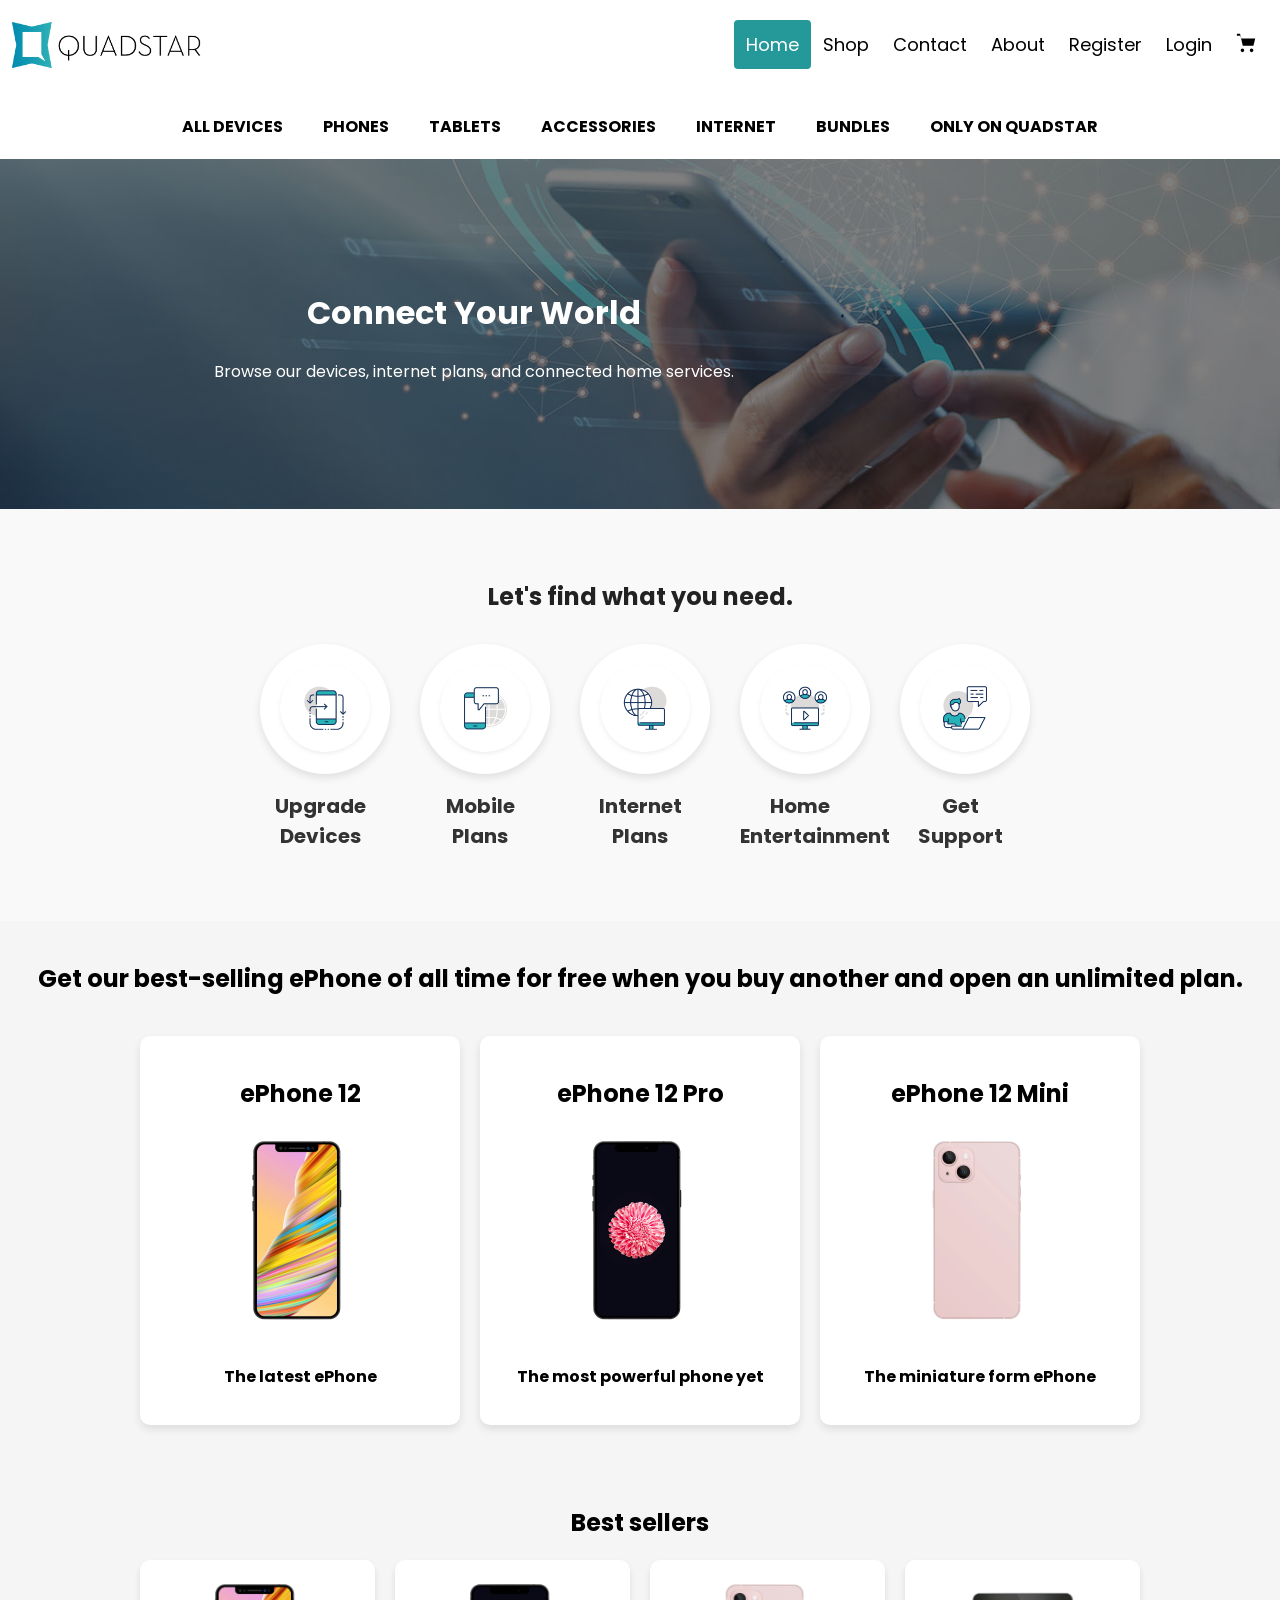
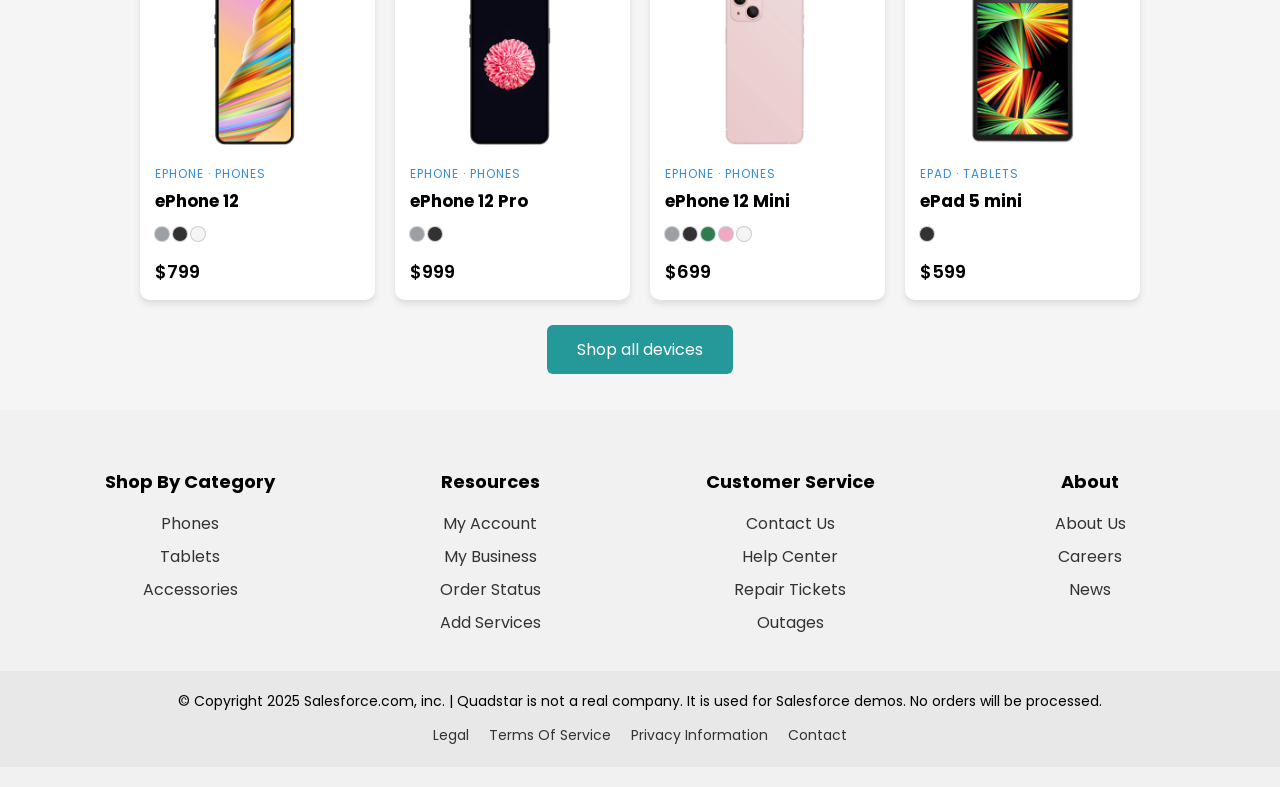
<file: index.html>
<!DOCTYPE html>
<html lang="en">
<head>
    <meta charset="UTF-8">
    <meta name="viewport" content="width=device-width, initial-scale=1.0">
    <link rel="stylesheet" href="styles/style.css">
    <title>Marketing Cloud Personalization Tracking Demo</title>
    <script src="https://cdn.c360a.salesforce.com/beacon/c360a/f6964fda-718f-4f19-b0e2-63e28823802c/scripts/c360a.min.js" type="text/javascript"></script>
    <link href="https://fonts.googleapis.com/css2?family=Poppins:wght@300;400;600;700&display=swap" rel="stylesheet">
    <link rel="icon" type="image/png" href="images/favicon.png">
</head>
<body data-page="home">

    <header id="site-header"></header>

    <div class="hero-image">
        <div class="hero-text">
            <h1>Connect Your World</h1>
            <p>Browse our devices, internet plans, and connected home services.</p>
        </div>
    </div>
    <section class="services-banner">
    <h2>Let's find what you need.</h2>
    <div class="services-container">
        <div class="service-item">
            <img src="images/Icon_Circle_phone_x2.png" alt="Upgrade Devices">
            <p>Upgrade Devices</p>
        </div>
        <div class="service-item">
            <img src="images/Icon_Circle_mobilePlans_x2.png" alt="Mobile Plans">
            <p>Mobile Plans</p>
        </div>
        <div class="service-item">
            <img src="images/Icon_Circle_internetPlans_x2.png" alt="Internet Plans">
            <p>Internet Plans</p>
        </div>
        <div class="service-item">
            <img src="images/Icon_Circle_homeEntertainment_x2.png" alt="Home Entertainment">
            <p>Home Entertainment</p>
        </div>
        <div class="service-item">
            <img src="images/Icon_Circle_support_x2.png" alt="Get Support">
            <p>Get Support</p>
        </div>
    </div>
</section>
    <div class="spacer"></div>
    <h2>Get our best-selling ePhone of all time for free when you buy another and open an unlimited plan.</h2>
    
    <main>
        <section class="tiles-container">
            <div class="tile">
                <a href="product.html?id=1">
                    <h2>ePhone 12</h2>
                    <img src="images/ePhone12-blackf.png" alt="ePhone 12">
                    <p>The latest ePhone</p>
                </a>
            </div>

            <div class="tile">
                <a href="product.html?id=3">
                    <h2>ePhone 12 Pro</h2>
                    <img src="images/ePhone12-Pro-blackf.png" alt="ePhone 12 Pro">
                    <p>The most powerful phone yet</p>
                </a>
            </div>

            <div class="tile">
                <a href="product.html?id=2">
                    <h2>ePhone 12 Mini</h2>
                    <img src="images/ePhone12-Mini-pink.png" alt="ePhone 12 Mini">
                    <p>The miniature form ePhone</p>
                </a>
            </div>
        </section>
    </main>

    <section class="related-products featured">
        <h2>Best sellers</h2>
        <div class="product-grid related-grid" id="featured"></div>
        <p class="see-all"><a class="cart-btn" href="devices.html">Shop all devices</a></p>
    </section>
    <div class="spacer"></div>
    <footer id="site-footer"></footer>
    <script src="data/products.js"></script>
    <script src="scripts/layout.js"></script>
    <script src="scripts/cart.js"></script>
    <script src="scripts/shop.js"></script>
</body>
</html>
</file>
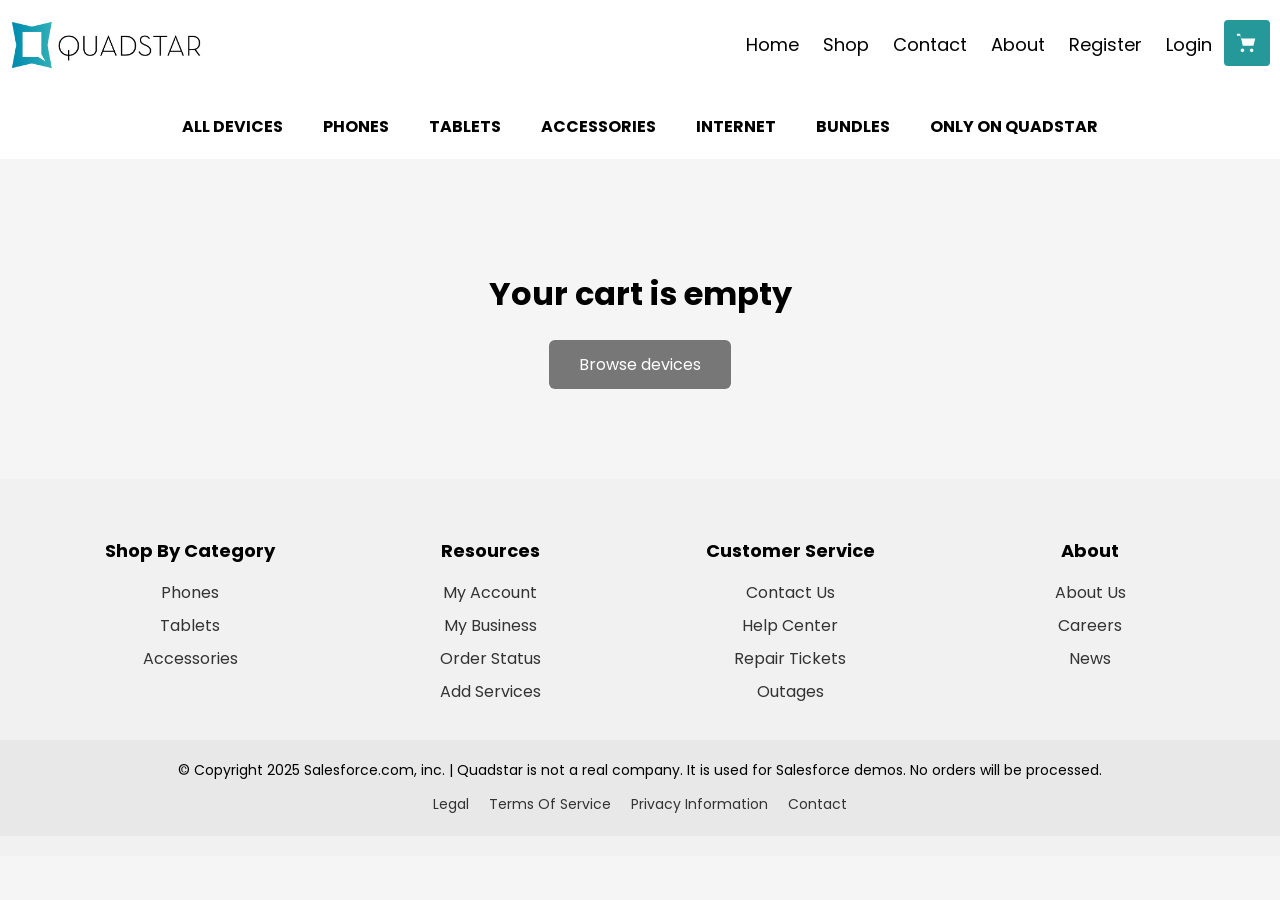
<file: cart.html>
<!DOCTYPE html>
<html lang="en">
<head>
    <meta charset="UTF-8">
    <meta name="viewport" content="width=device-width, initial-scale=1.0">
    <link rel="stylesheet" href="styles/style.css">
    <script src="https://cdn.c360a.salesforce.com/beacon/c360a/f6964fda-718f-4f19-b0e2-63e28823802c/scripts/c360a.min.js"></script>
    <link href="https://fonts.googleapis.com/css2?family=Poppins:wght@300;400;600;700&display=swap" rel="stylesheet">
    <link rel="icon" type="image/png" href="images/favicon.png">
    <title>Your cart | Quadstar</title>
</head>
<body data-page="cart">
    <header id="site-header"></header>

    <main class="page" id="cart"></main>

    <footer id="site-footer"></footer>
    <script src="data/products.js"></script>
    <script src="scripts/layout.js"></script>
    <script src="scripts/cart.js"></script>
    <script src="scripts/shop.js"></script>
</body>
</html>
</file>
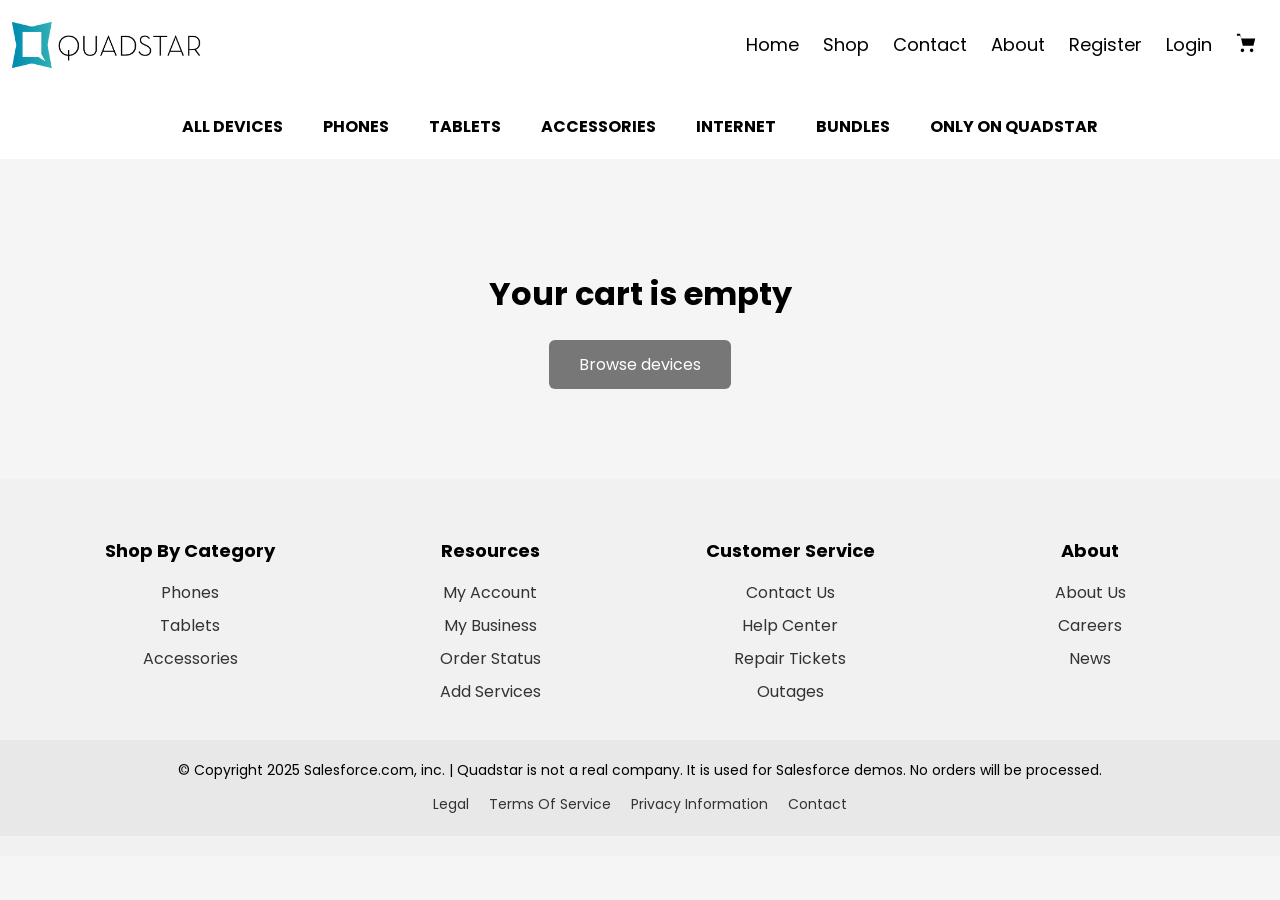
<file: checkout.html>
<!DOCTYPE html>
<html lang="en">
<head>
    <meta charset="UTF-8">
    <meta name="viewport" content="width=device-width, initial-scale=1.0">
    <link rel="stylesheet" href="styles/style.css">
    <script src="https://cdn.c360a.salesforce.com/beacon/c360a/f6964fda-718f-4f19-b0e2-63e28823802c/scripts/c360a.min.js"></script>
    <link href="https://fonts.googleapis.com/css2?family=Poppins:wght@300;400;600;700&display=swap" rel="stylesheet">
    <link rel="icon" type="image/png" href="images/favicon.png">
    <title>Checkout | Quadstar</title>
</head>
<body data-page="checkout">
    <header id="site-header"></header>

    <main class="page" id="checkout"></main>

    <footer id="site-footer"></footer>
    <script src="data/products.js"></script>
    <script src="scripts/layout.js"></script>
    <script src="scripts/cart.js"></script>
    <script src="scripts/shop.js"></script>
</body>
</html>
</file>
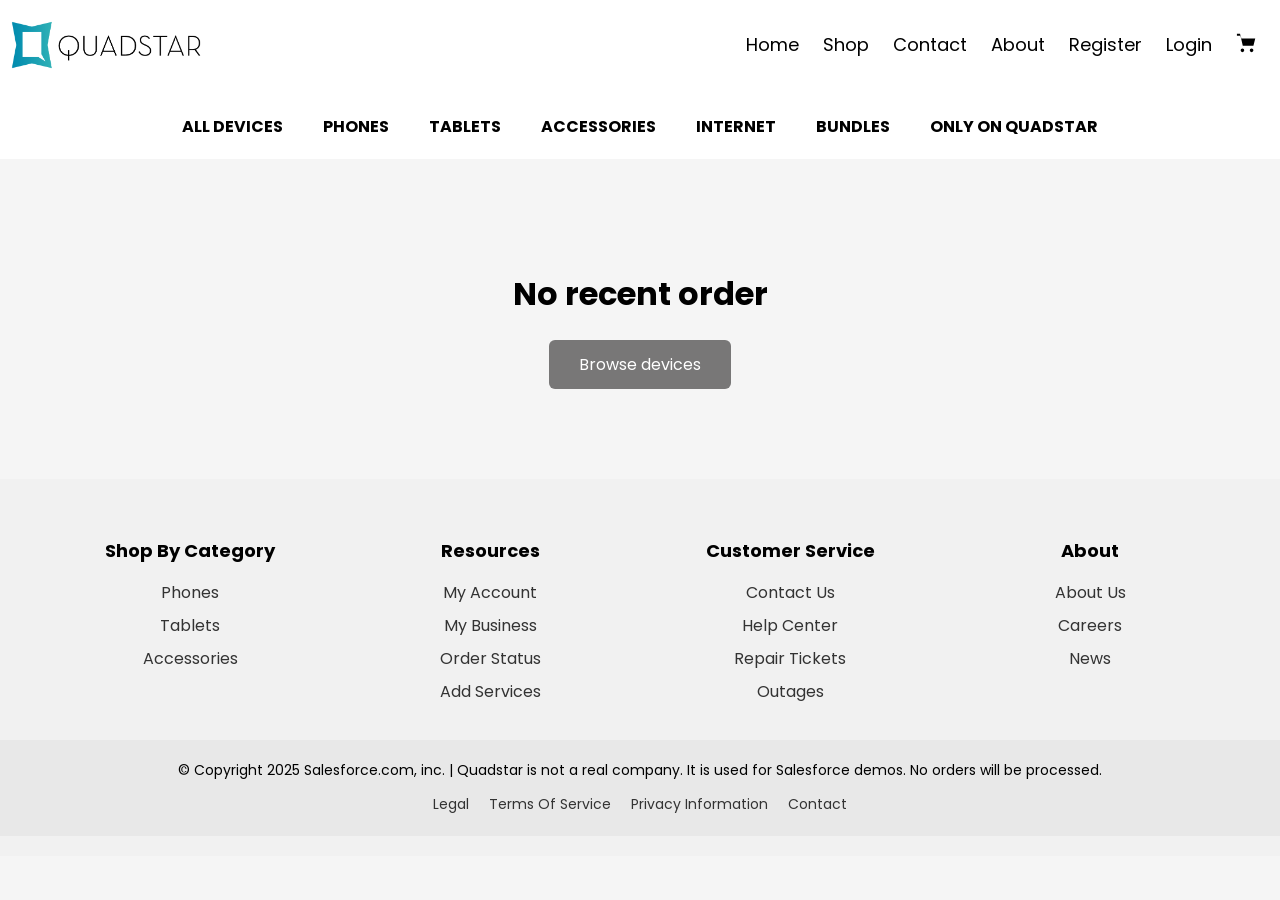
<file: confirmation.html>
<!DOCTYPE html>
<html lang="en">
<head>
    <meta charset="UTF-8">
    <meta name="viewport" content="width=device-width, initial-scale=1.0">
    <link rel="stylesheet" href="styles/style.css">
    <script src="https://cdn.c360a.salesforce.com/beacon/c360a/f6964fda-718f-4f19-b0e2-63e28823802c/scripts/c360a.min.js"></script>
    <link href="https://fonts.googleapis.com/css2?family=Poppins:wght@300;400;600;700&display=swap" rel="stylesheet">
    <link rel="icon" type="image/png" href="images/favicon.png">
    <title>Order confirmed | Quadstar</title>
</head>
<body data-page="confirmation">
    <header id="site-header"></header>

    <main class="page" id="confirmation"></main>

    <footer id="site-footer"></footer>
    <script src="data/products.js"></script>
    <script src="scripts/layout.js"></script>
    <script src="scripts/cart.js"></script>
    <script src="scripts/shop.js"></script>
</body>
</html>
</file>
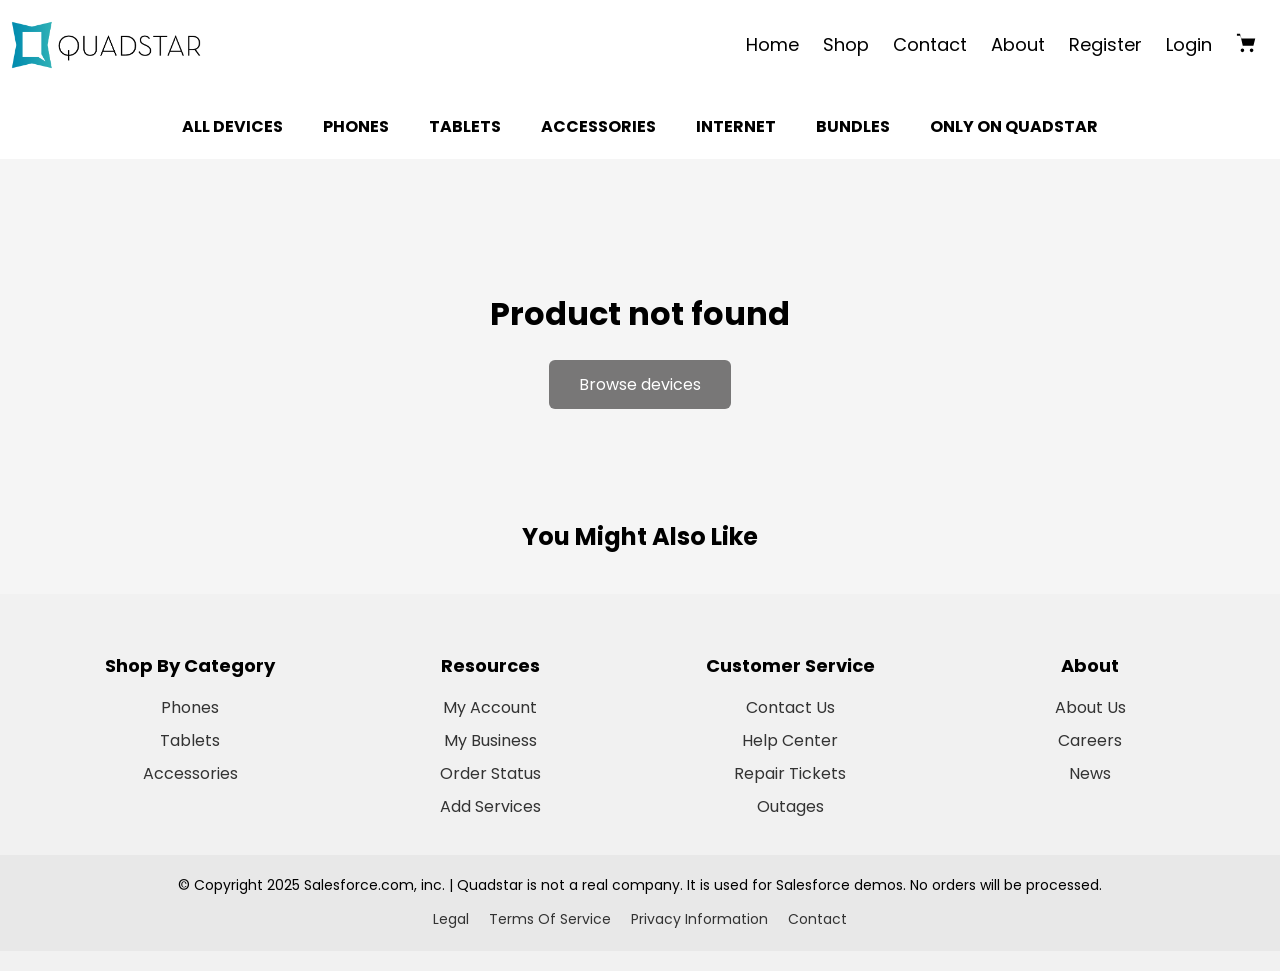
<file: product.html>
<!DOCTYPE html>
<html lang="en">
<head>
    <meta charset="UTF-8">
    <meta name="viewport" content="width=device-width, initial-scale=1.0">
    <link rel="stylesheet" href="styles/style.css">
    <script src="https://cdn.c360a.salesforce.com/beacon/c360a/f6964fda-718f-4f19-b0e2-63e28823802c/scripts/c360a.min.js"></script>
    <link href="https://fonts.googleapis.com/css2?family=Poppins:wght@300;400;600;700&display=swap" rel="stylesheet">
    <link rel="icon" type="image/png" href="images/favicon.png">
    <title>Quadstar</title>
</head>
<body data-page="product">
    <header id="site-header"></header>

    <main class="container" id="product"></main>

    <section class="related-products">
        <h2>You Might Also Like</h2>
        <div class="product-grid related-grid" id="related"></div>
    </section>
    <div class="spacer"></div>

    <footer id="site-footer"></footer>
    <script src="data/products.js"></script>
    <script src="scripts/layout.js"></script>
    <script src="scripts/cart.js"></script>
    <script src="scripts/shop.js"></script>
</body>
</html>
</file>
<file: styles/style.css>
/* General Styles */
body {
    font-family: 'Poppins', sans-serif;
    margin: 0;
    padding: 0;
    background-color: #f5f5f5;
}

h1, h2 {
    text-align: center;
}

h1, h2, .menu a, .tile a {
    font-family: 'Poppins', sans-serif;
}

/* Tiles Section */
main {
    max-width: 1000px;
    margin: 40px auto;
}

.tiles-container {
    display: flex;
    justify-content: center;
    align-items: stretch; /* Garde la même hauteur */
    gap: 20px;
    flex-wrap: nowrap; /* Empêche le retour à la ligne */
}

.tile {
    flex: 1;
    min-width: 250px;
    max-width: 300px; /* Évite que les cartes deviennent trop larges */
    text-align: center;
    background-color: white; /* Assure un fond blanc */
    padding: 20px; /* Ajoute de l’espace autour du contenu */
    border-radius: 10px; /* Arrondit les bords */
    box-shadow: 0 4px 8px rgba(0, 0, 0, 0.1); /* Ajoute une légère ombre */
}

.tile:hover {
    transform: scale(1.05);
}

.tile img {
    width: 100%;
    height: auto;
    max-width: 200px;
    margin-bottom: 10px;
}
.tile a {
    text-decoration: none;  /* Supprime le soulignement */
    color: inherit;  /* Utilise la couleur par défaut du texte */
    font-weight: bold;
}

.tile a:hover {
    text-decoration: underline; /* Ajoute un léger effet au survol */
}

/* Responsive */
@media (max-width: 960px) {
    .tiles-container {
        flex-direction: column;
        align-items: center;
    }
    .tile {
        width: 80%;
    }
}

/* header */
.header {
  overflow: hidden;
  background-color: white;
  padding: 20px 10px;
}

.header a {
  float: left;
  color: black;
  text-align: center;
  padding: 12px;
  text-decoration: none;
  font-size: 18px; 
  line-height: 25px;
  border-radius: 4px;
}

.header a.logo {
  font-size: 25px;
  font-weight: bold;
  padding: 0;
}
.header a.logo img{
  height: 50px;
}

.header a.active {
  background-color: #25999A;
  color: white;
}

.header .login {
  background-color: white !important; /* Fond blanc comme les autres */
  color: black !important; /* Texte noir */
}

.header-right {
  float: right;
}

@media screen and (max-width: 500px) {
  .header a {
    float: none;
    display: block;
    text-align: left;
  }
  
  .header-right {
    float: none;
  }
}
/* end header */

/* login & register forms */
#loginform, #registerform {
  background-color: rgb(7, 57, 107);
  color: white;
  width: 250px;
  border-radius: 10px;
  padding: 15px;
  right: 0;
  position: fixed;
  z-index: 1;
}
#authenticationForm, #registerForm {
  display: grid;
}
.close {
  position: absolute;
  right: 5px;
  top: 5px;
  width: 32px;
  height: 32px;
  opacity: 0.3;
  cursor: pointer;
}
.close:hover {
  opacity: 1;
}
.close:before, .close:after {
  position: absolute;
  left: 15px;
  content: ' ';
  height: 33px;
  width: 2px;
  background-color: #ffffff;
}
.close:before {
  transform: rotate(45deg);
}
.close:after {
  transform: rotate(-45deg);
}      
/* end login form */ 

/* The hero image */
.hero-image {

    /* Use "linear-gradient" to add a darken background effect to the image (photographer.jpg). This will make the text easier to read */
    background-image: linear-gradient(rgba(0, 0, 0, 0.5), rgba(0, 0, 0, 0.5)), url("../images/hero-banner.jpg");

    /* Set a specific height */
    height: 350px;

    /* Position and center the image to scale nicely on all screens */
    background-position: center;
    background-repeat: no-repeat;
    background-size: cover;
    position: relative;
}

/* Place text in the middle of the image */
.hero-text {
    position: absolute;
    top: 50%;
    left: 37%;
    transform: translate(-50%, -50%);
    color: white;
}

.container {
    display: flex;
    justify-content: center;
    align-items: center;
    flex-wrap: wrap;
    max-width: 1200px;
    margin: auto;
    padding: 50px 20px;
}
  
  /* Columns */
.left-column {
    flex: 1;
    display: flex;
    justify-content: center;
    align-items: center;
    max-width: 50%;
    overflow: hidden; /* Empêche le débordement */
}
  
.right-column {
    flex: 1;
    max-width: 50%;
    padding: 20px;
}
  
  
  /* Left Column */
.left-column img {
    max-width: 100%;
    height: auto;
    display: block;
}
  
  .left-column img.active {
    opacity: 1;
  }
  
  
  /* Right Column */
  
  /* Product Description */
  .product-description {
    border-bottom: 1px solid #E1E8EE;
    margin-bottom: 20px;
  }
  .product-description span {
    font-size: 12px;
    color: #358ED7;
    letter-spacing: 1px;
    text-transform: uppercase;
    text-decoration: none;
  }
  .product-description h1 {
    font-weight: 300;
    font-size: 52px;
    color: #43484D;
    letter-spacing: -2px;
    text-align: left;
  }
  .product-description p {
    font-size: 16px;
    font-weight: 300;
    color: #86939E;
    line-height: 24px;
  }

 /* Menu */
  .menu {
    text-align: center;
    padding: 20px;
    background-color: #fff; /* Fond blanc */
}

.menu ul {
    list-style: none;
    padding: 0;
    margin: 0;
    display: flex;
    justify-content: center;
    gap: 20px;
}

.menu ul li {
    display: inline;
}

.menu ul li a {
    text-decoration: none;
    font-size: 16px;
    font-weight: bold;
    color: black;
    position: relative;
    padding: 5px 10px;
}

.menu ul li a::after {
    content: "";
    position: absolute;
    left: 50%;
    bottom: -5px;
    width: 0;
    height: 2px;
    background: black;
    transition: width 0.3s ease-in-out, left 0.3s ease-in-out;
}

.menu ul li a:hover::after {
    width: 100%;
    left: 0;
}
.spacer {
    height: 20px;
}
/* Services Banner */
.services-banner {
    text-align: center;
    padding: 50px 0;
    background-color: #f9f9f9; /* Couleur de fond */
}

.services-banner h2 {
    font-size: 24px;
    color: #222;
    margin-bottom: 30px;
}

.services-container {
    display: flex;
    justify-content: center;
    gap: 40px;
    flex-wrap: wrap; /* Permet l'adaptation sur petits écrans */
}

.service-item {
    text-align: center;
    max-width: 120px;
}

.service-item img {
    width: 100px;
    height: 100px;
    border-radius: 50%;
    background-color: white;
    box-shadow: 0 4px 8px rgba(0, 0, 0, 0.1);
    padding: 15px;
    transition: transform 0.3s ease;
}

.service-item img:hover {
    transform: scale(1.1);
}

.service-item p {
    font-size: 20px;
    font-weight: bold;
    color: #333;
    margin-top: 10px;
}
  
  /* Product Configuration */
  .product-color span,
  .cable-config span {
    font-size: 14px;
    font-weight: 400;
    color: #86939E;
    margin-bottom: 20px;
    display: inline-block;
  }
  
  /* Product Color */
  .product-color {
    margin-bottom: 30px;
  }
  
  .color-choose div {
    display: inline-block;
  }
  
  .color-choose input[type="radio"] {
    display: none;
  }
  
  .color-choose input[type="radio"] + label span {
    display: inline-block;
    width: 40px;
    height: 40px;
    margin: -1px 4px 0 0;
    vertical-align: middle;
    cursor: pointer;
    border-radius: 50%;
  }
  
  .color-choose input[type="radio"] + label span {
    border: 2px solid #FFFFFF;
    box-shadow: 0 1px 3px 0 rgba(0,0,0,0.33);
  }
  
  .color-choose input[type="radio"]#red + label span {
    background-color: #C91524;
  }
  .color-choose input[type="radio"]#blue + label span {
    background-color: #314780;
  }
  .color-choose input[type="radio"]#black + label span {
    background-color: #323232;
  }
  
  .color-choose input[type="radio"]:checked + label span {
    background-image: url(../images/check-icn.svg);
    background-repeat: no-repeat;
    background-position: center;
  }
  
  /* Cable Configuration */
  .cable-choose {
    margin-bottom: 20px;
  }
  
  .cable-choose button {
    border: 2px solid #E1E8EE;
    border-radius: 6px;
    padding: 13px 20px;
    font-size: 14px;
    color: #5E6977;
    background-color: #fff;
    cursor: pointer;
    transition: all .5s;
  }
  
  .cable-choose button:hover,
  .cable-choose button:active,
  .cable-choose button:focus {
    border: 2px solid #86939E;
    outline: none;
  }
  
  .cable-config {
    border-bottom: 1px solid #E1E8EE;
    margin-bottom: 20px;
  }
  
  .cable-config a {
    color: #358ED7;
    text-decoration: none;
    font-size: 12px;
    position: relative;
    margin: 10px 0;
    display: inline-block;
  }
  .cable-config a:before {
    content: "?";
    height: 15px;
    width: 15px;
    border-radius: 50%;
    border: 2px solid rgba(53, 142, 215, 0.5);
    display: inline-block;
    text-align: center;
    line-height: 16px;
    opacity: 0.5;
    margin-right: 5px;
  }
  
  /* Product Price */
  .product-price {
    display: flex;
    align-items: center;
  }
  
  .product-price span {
    font-size: 26px;
    font-weight: 300;
    color: #43474D;
    margin-right: 20px;
  }
  
  .cart-btn {
    display: inline-block;
    background-color: #787777;
    border-radius: 6px;
    font-size: 16px;
    color: #FFFFFF;
    text-decoration: none;
    padding: 12px 30px;
    transition: all .5s;
  }
  .cart-btn:hover {
    background-color: #30B2B5;
  }
  
  /* Responsive */
  @media (max-width: 940px) {
    .container {
      flex-direction: column;
      margin-top: 60px;
    }
  
    .left-column,
    .right-column {
      width: 100%;
    }
  
    .left-column img {
      width: 300px;
      right: 0;
      top: -65px;
      left: initial;
    }
  }
  
  @media (max-width: 535px) {
    .left-column img {
      width: 220px;
      top: -85px;
    }
  }
  /* Section "You Might Also Like" */
.related-products-container {
    display: flex;
    justify-content: center;
    gap: 20px;
    margin-top: 20px;
}
.related-products {
    margin-top: -40px; /* Ajuste selon le rendu souhaité, réduit l'espace */
    padding-top: 20px; /* Optionnel, pour équilibrer le design */
}

.related-product {
    text-decoration: none; /* Supprime le soulignement des liens */
    color: inherit; /* Garde la couleur du texte */
    background: white;
    padding: 15px;
    border-radius: 10px;
    box-shadow: 0px 4px 6px rgba(0, 0, 0, 0.1);
    transition: transform 0.2s ease-in-out, box-shadow 0.2s ease-in-out;
    width: 200px;
    text-align: center;
}

.related-product img {
    width: 100%;
    border-radius: 5px;
}

.related-product:hover {
    transform: translateY(-5px);
    box-shadow: 0px 6px 12px rgba(0, 0, 0, 0.2);
}

.product-list {
    display: flex;
    justify-content: center;
    gap: 20px;
}

.product {
    background: white;
    padding: 15px;
    border-radius: 10px;
    box-shadow: 0 4px 6px rgba(0, 0, 0, 0.1);
    width: 200px;
    text-align: center;
}

.product img {
    width: 100%;
    border-radius: 5px;
}

.product h3 {
    font-size: 18px;
    margin: 10px 0;
}

.product p {
    font-size: 14px;
    color: #666;
}

.product button {
    background-color: #007BFF;
    color: white;
    border: none;
    padding: 8px 12px;
    margin-top: 10px;
    cursor: pointer;
    border-radius: 5px;
    transition: background 0.3s;
}

.product button:hover {
    background-color: #0056b3;
}
/* Footer Styles */
.footer {
    clear: both;
    position: relative;
    width: 100%;
    background: #f1f1f1;
    padding: 20px 0;
    text-align: center;
}

.footer-container {
    display: flex;
    justify-content: space-around;
    flex-wrap: wrap;
    max-width: 1200px;
    margin: 0 auto;
}

.footer-section {
    flex: 1;
    min-width: 200px;
    margin: 20px;
}

.footer-section h3 {
    font-size: 18px;
    margin-bottom: 10px;
}

.footer-section ul {
    list-style: none;
    padding: 0;
}

.footer-section ul li {
    margin-bottom: 8px;
}

.footer-section ul li a {
    text-decoration: none;
    color: #333;
    transition: color 0.3s;
}

.footer-section ul li a:hover {
    color: #25999A;
}

.footer-bottom {
    background-color: #e8e8e8;
    padding: 20px 0;
    text-align: center;
}

.footer-bottom p {
    margin: 0;
    font-size: 14px;
}

.footer-bottom ul {
    list-style: none;
    padding: 0;
    margin: 10px 0 0 0;
    display: flex;
    justify-content: center;
    flex-wrap: wrap;
}

.footer-bottom ul li {
    margin: 0 10px;
}

.footer-bottom ul li a {
    text-decoration: none;
    color: #333;
    font-size: 14px;
    transition: color 0.3s;
}

.footer-bottom ul li a:hover {
    color: #25999A;
}

/* Responsive */
@media (max-width: 768px) {
    .footer-container {
        flex-direction: column;
        align-items: center;
    }

    .footer-section {
        margin: 10px 0;
    }
}
.product a {
    color: inherit;
    text-decoration: none;
}

/* ---------- Shop ---------- */
.header .cart-link {
  position: relative;
  display: inline-flex;
  align-items: center;
}
.cart-count {
  position: absolute;
  top: 2px;
  right: -2px;
  min-width: 18px;
  height: 18px;
  padding: 0 4px;
  border-radius: 9px;
  background: #25999A;
  color: white;
  font-size: 11px;
  line-height: 18px;
  font-weight: 600;
  visibility: hidden;
}
.header .cart-link.active .cart-count {
  background: white;
  color: #25999A;
}

.shop {
  display: flex;
  gap: 30px;
  max-width: 1200px;
  margin: 30px auto;
  padding: 0 20px;
  align-items: flex-start;
}
.filters {
  flex: 0 0 200px;
  background: white;
  border-radius: 10px;
  padding: 15px 20px;
  box-shadow: 0 4px 6px rgba(0, 0, 0, 0.1);
}
.filters h3 {
  font-size: 15px;
  margin: 10px 0;
}
.filters label {
  display: block;
  font-size: 14px;
  margin: 6px 0;
  cursor: pointer;
}
.filter-types button {
  display: block;
  width: 100%;
  text-align: left;
  border: none;
  background: none;
  padding: 6px 8px;
  border-radius: 6px;
  font-family: inherit;
  font-size: 14px;
  cursor: pointer;
}
.filter-types button.active,
.filter-types button:hover {
  background: #e6f4f4;
  color: #1d7d7e;
  font-weight: 600;
}
.shop-results {
  flex: 1;
}
.shop-toolbar {
  display: flex;
  justify-content: space-between;
  align-items: center;
}
.shop-toolbar h1 {
  margin: 0;
  text-align: left;
}
.shop-toolbar select {
  font-family: inherit;
  padding: 8px;
  border-radius: 6px;
  border: 1px solid #ccc;
}
.shop-count {
  color: #86939E;
  margin: 5px 0 20px;
}

.product-grid {
  display: grid;
  grid-template-columns: repeat(auto-fill, minmax(210px, 1fr));
  gap: 20px;
}
.related-grid {
  max-width: 1000px;
  margin: 0 auto;
  padding: 0 20px;
}
.product-card {
  display: flex;
  flex-direction: column;
  background: white;
  border-radius: 10px;
  padding: 15px;
  box-shadow: 0 4px 6px rgba(0, 0, 0, 0.1);
  color: inherit;
  text-decoration: none;
  transition: transform 0.2s ease-in-out, box-shadow 0.2s ease-in-out;
}
.product-card:hover {
  transform: translateY(-4px);
  box-shadow: 0 6px 12px rgba(0, 0, 0, 0.15);
}
.product-card-img {
  height: 180px;
  display: flex;
  align-items: center;
  justify-content: center;
}
.product-card-img img {
  max-width: 100%;
  max-height: 180px;
  border-radius: 5px;
}
.product-card-brand {
  font-size: 12px;
  color: #358ED7;
  text-transform: uppercase;
  letter-spacing: 1px;
  margin-top: 10px;
}
.product-card h3 {
  font-size: 17px;
  margin: 5px 0;
}
.product-card-price {
  margin-top: auto;
  font-size: 18px;
  font-weight: 600;
}
.swatches {
  margin: 4px 0 10px;
}
.swatches i {
  display: inline-block;
  width: 14px;
  height: 14px;
  border-radius: 50%;
  margin-right: 4px;
  box-shadow: 0 0 0 1px rgba(0, 0, 0, 0.2);
}

/* Product page */
.product-description span a {
  color: inherit;
  text-decoration: none;
}
.left-column img {
  max-height: 450px;
}
.cable-choose button.selected {
  border-color: #25999A;
  color: #1d7d7e;
}
.product-price {
  flex-wrap: wrap;
  gap: 15px;
}
.product-price .cart-btn {
  background-color: #25999A;
}
.product-price .cart-btn:hover {
  background-color: #1d7d7e;
}
.qty {
  display: inline-flex;
  border: 1px solid #E1E8EE;
  border-radius: 6px;
  overflow: hidden;
  background: white;
}
.qty button {
  border: none;
  background: white;
  width: 34px;
  font-size: 18px;
  cursor: pointer;
}
.qty input {
  width: 40px;
  border: none;
  text-align: center;
  font-family: inherit;
  font-size: 15px;
  -moz-appearance: textfield;
}
.qty input::-webkit-inner-spin-button,
.qty input::-webkit-outer-spin-button {
  -webkit-appearance: none;
}
.delivery {
  font-size: 13px;
  color: #86939E;
  margin-top: 15px;
}
.related-products.featured {
  margin-top: 20px;
}
.see-all {
  text-align: center;
  margin-top: 25px;
}

.toast {
  position: fixed;
  bottom: 25px;
  left: 50%;
  transform: translate(-50%, 30px);
  background: rgb(7, 57, 107);
  color: white;
  padding: 14px 22px;
  border-radius: 8px;
  box-shadow: 0 6px 16px rgba(0, 0, 0, 0.25);
  opacity: 0;
  pointer-events: none;
  transition: all 0.3s ease;
  z-index: 10;
}
.toast.show {
  opacity: 1;
  transform: translate(-50%, 0);
  pointer-events: auto;
}
.toast a {
  color: #8fe3e4;
  margin-left: 8px;
}

/* Cart & checkout */
.page {
  max-width: 1100px;
  margin: 30px auto;
  padding: 0 20px;
}
.page h1 {
  text-align: left;
}
.empty {
  text-align: center;
  padding: 60px 0;
}
.empty h1 {
  text-align: center;
}
.cart-layout {
  display: flex;
  gap: 30px;
  align-items: flex-start;
}
.cart-lines {
  flex: 1;
}
.cart-line {
  display: grid;
  grid-template-columns: 90px 1fr auto 100px auto;
  align-items: center;
  gap: 20px;
  background: white;
  border-radius: 10px;
  padding: 12px 20px;
  margin-bottom: 12px;
  box-shadow: 0 2px 4px rgba(0, 0, 0, 0.08);
}
.cart-line img {
  width: 90px;
  height: 90px;
  object-fit: contain;
}
.cart-line a {
  color: inherit;
  text-decoration: none;
}
.cart-line h3 {
  margin: 0 0 4px;
  font-size: 17px;
}
.cart-line-info span {
  color: #86939E;
  font-size: 14px;
}
.cart-line-total {
  text-align: right;
}
.link-btn {
  border: none;
  background: none;
  color: #C91524;
  cursor: pointer;
  font-family: inherit;
}
.cart-summary {
  flex: 0 0 300px;
  background: white;
  border-radius: 10px;
  padding: 20px;
  box-shadow: 0 2px 4px rgba(0, 0, 0, 0.08);
}
.cart-summary h3 {
  margin-top: 0;
}
.cart-summary p {
  display: flex;
  justify-content: space-between;
  gap: 10px;
  margin: 8px 0;
  font-size: 15px;
}
.cart-summary-total {
  border-top: 1px solid #E1E8EE;
  padding-top: 10px;
  font-weight: 600;
  font-size: 18px !important;
}
.cart-summary .cart-btn,
.checkout-form .cart-btn {
  display: block;
  width: 100%;
  box-sizing: border-box;
  text-align: center;
  margin-top: 15px;
  background-color: #25999A;
  border: none;
  font-family: inherit;
  cursor: pointer;
}
.continue {
  display: block;
  text-align: center;
  margin-top: 12px;
  color: #358ED7;
  font-size: 14px;
}
.checkout-form {
  flex: 1;
  background: white;
  border-radius: 10px;
  padding: 10px 25px 25px;
  box-shadow: 0 2px 4px rgba(0, 0, 0, 0.08);
}
.checkout-form label {
  display: block;
  font-size: 14px;
  color: #5E6977;
  margin-bottom: 12px;
}
.checkout-form input:not([type=radio]),
.checkout-form select {
  display: block;
  width: 100%;
  box-sizing: border-box;
  margin-top: 4px;
  padding: 10px;
  border: 1px solid #ccc;
  border-radius: 6px;
  font-family: inherit;
  font-size: 15px;
}
.checkout-form .row {
  display: flex;
  gap: 15px;
}
.checkout-form .row label {
  flex: 1;
}
.checkout-form .radio {
  color: inherit;
  cursor: pointer;
}
.demo-note {
  font-size: 13px;
  color: #86939E;
  background: #f5f5f5;
  padding: 10px;
  border-radius: 6px;
}
.confirmation {
  max-width: 520px;
  margin: 40px auto;
  text-align: center;
}
.confirmation h1 {
  text-align: center;
}
.confirmation-icon {
  width: 60px;
  height: 60px;
  background: #25999A;
  border-radius: 50%;
  padding: 12px;
  box-sizing: border-box;
}
.confirmation .cart-summary {
  text-align: left;
  margin: 25px 0;
}
.confirmation .cart-btn,
.see-all .cart-btn {
  background-color: #25999A;
}

@media (max-width: 800px) {
  .shop, .cart-layout {
    flex-direction: column;
    align-items: stretch;
  }
  .filters, .cart-summary {
    flex: none;
  }
  .cart-line {
    grid-template-columns: 70px 1fr;
  }
  .menu ul {
    flex-wrap: wrap;
    gap: 10px;
  }
}
</file>
